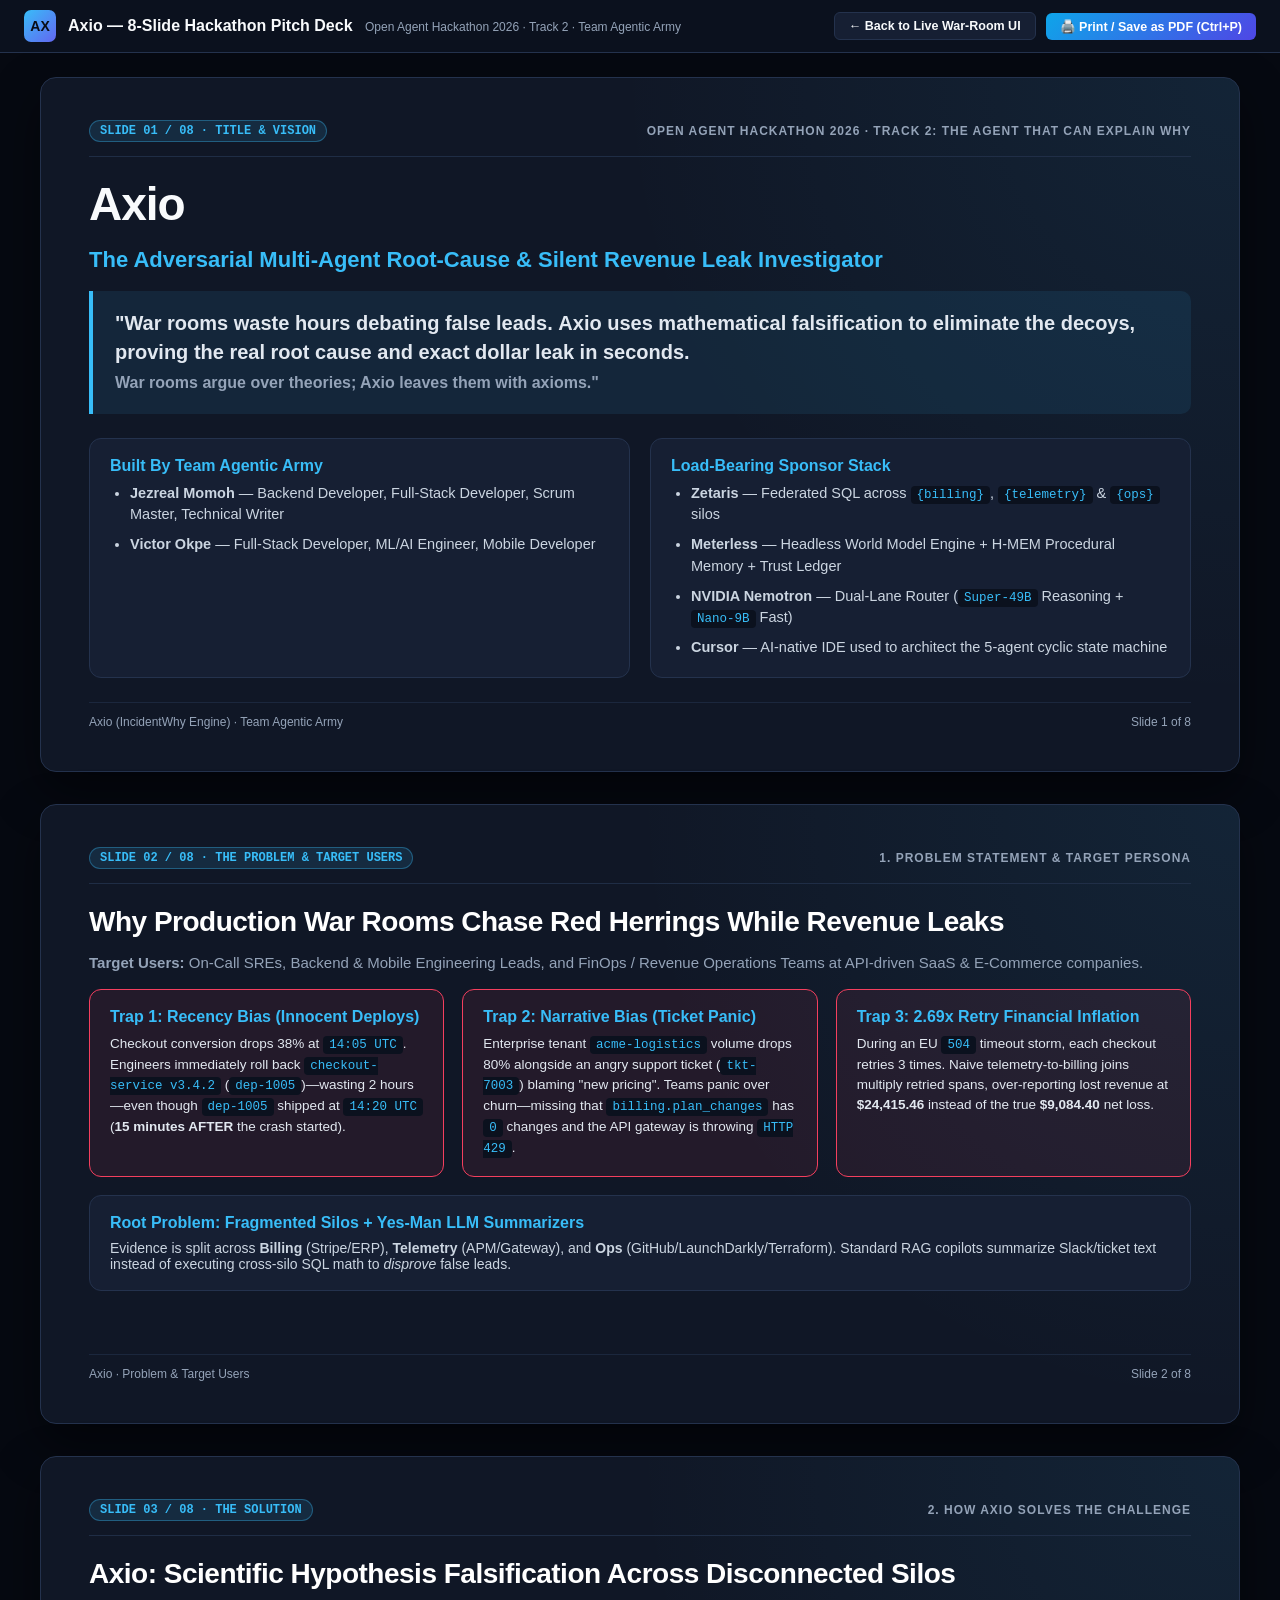
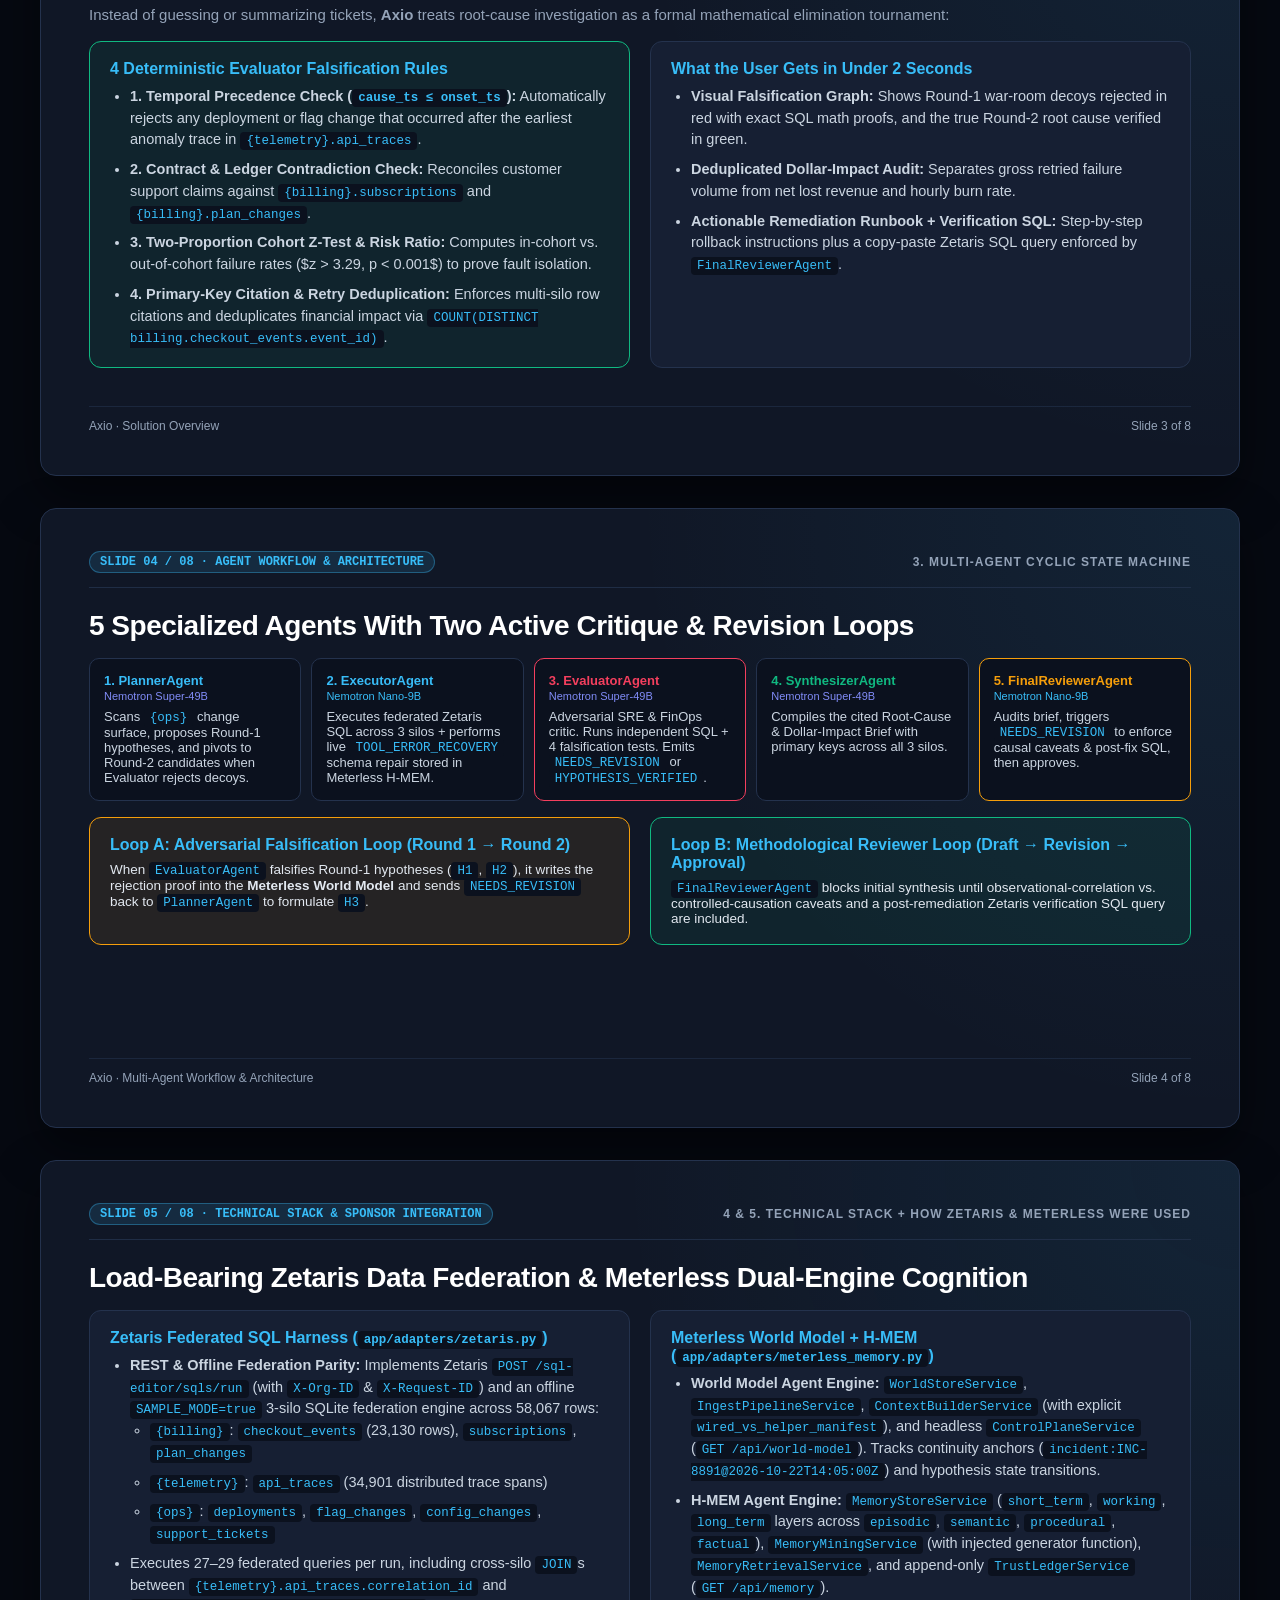
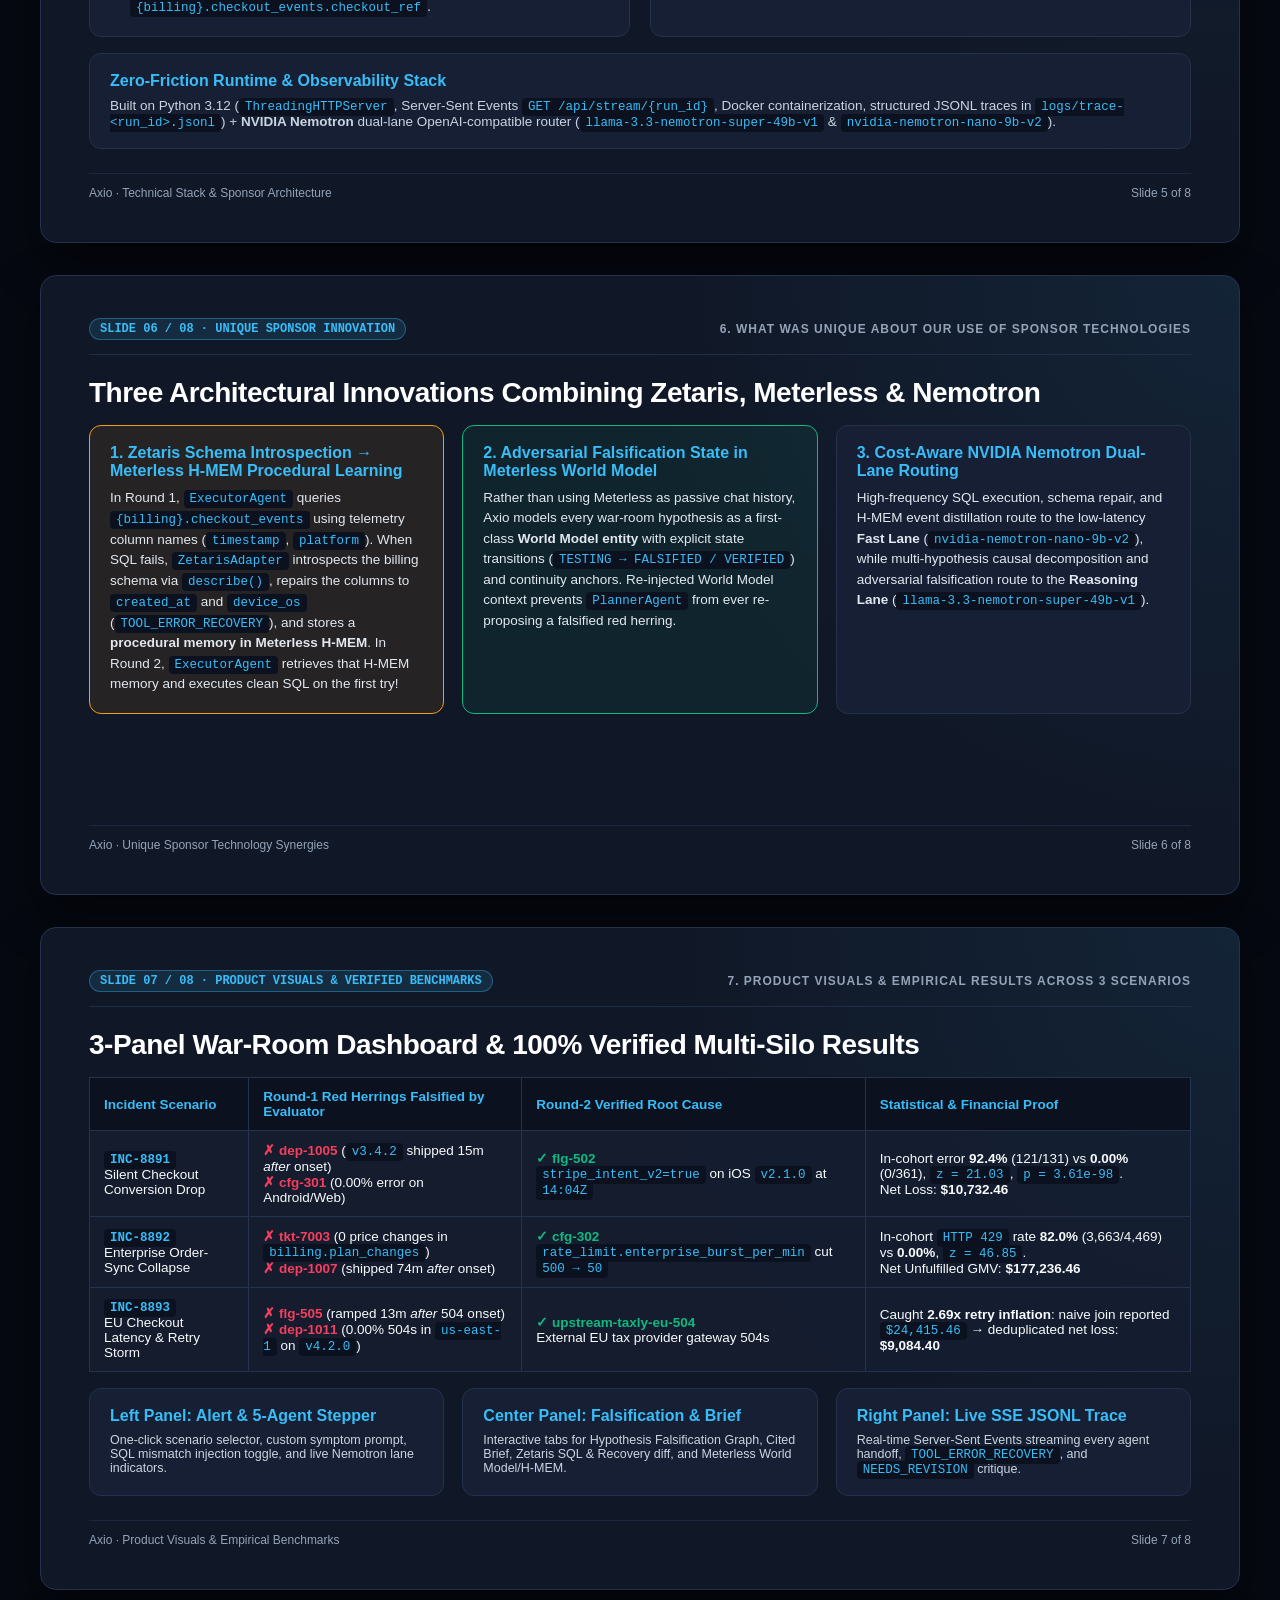
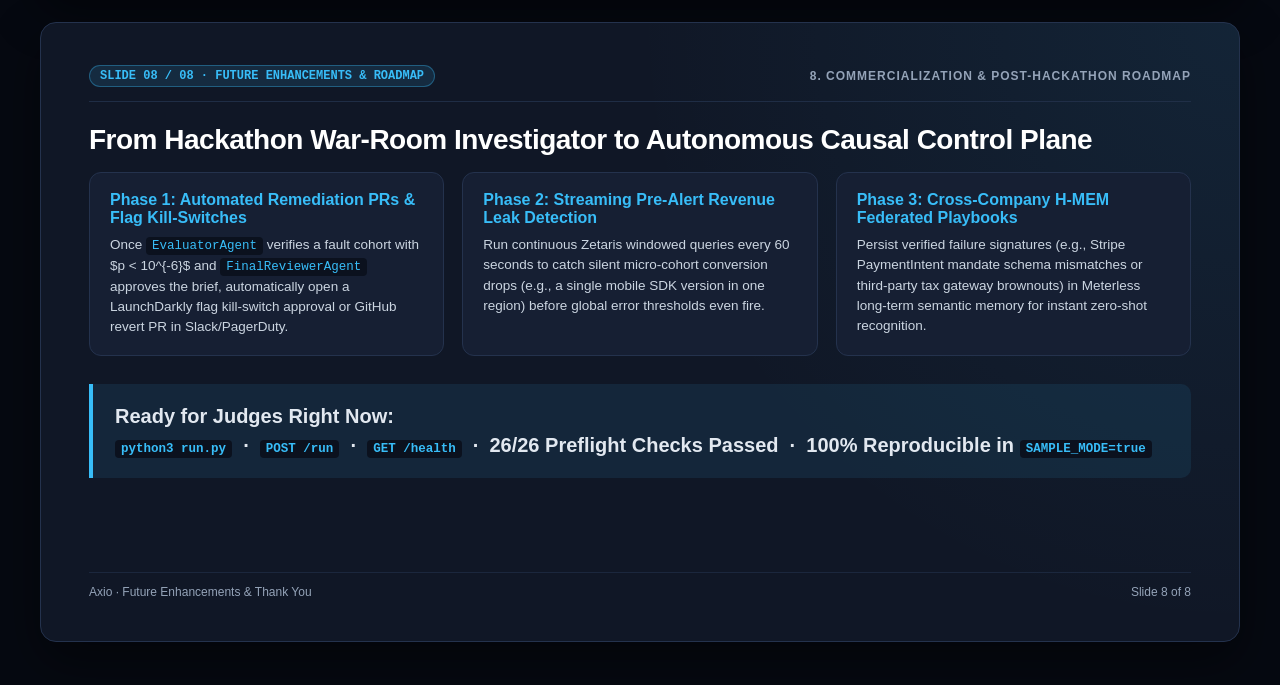
<file: web/slides.html>
<!DOCTYPE html>
<html lang="en">
<head>
  <meta charset="UTF-8" />
  <meta name="viewport" content="width=device-width, initial-scale=1.0" />
  <title>Axio — 8-Slide Hackathon Pitch Deck (Track 2: The Agent That Can Explain Why)</title>
  <style>
    :root {
      --bg: #090d16;
      --panel: #101726;
      --card: #161f33;
      --border: #24324d;
      --text: #f8fafc;
      --muted: #94a3b8;
      --blue: #38bdf8;
      --indigo: #818cf8;
      --emerald: #10b981;
      --rose: #f43f5e;
      --amber: #f59e0b;
      --sans: -apple-system, BlinkMacSystemFont, "Inter", "Segoe UI", Roboto, sans-serif;
      --mono: "JetBrains Mono", "Fira Code", Consolas, monospace;
    }

    * { box-sizing: border-box; margin: 0; padding: 0; }

    body {
      background: #060911;
      color: var(--text);
      font-family: var(--sans);
      min-height: 100vh;
      display: flex;
      flex-direction: column;
    }

    /* Top Control Bar (hidden when printing to PDF) */
    .deck-toolbar {
      display: flex;
      align-items: center;
      justify-content: space-between;
      padding: 10px 24px;
      background: #0b111e;
      border-bottom: 1px solid var(--border);
      position: sticky;
      top: 0;
      z-index: 50;
    }

    .toolbar-left {
      display: flex;
      align-items: center;
      gap: 12px;
    }

    .logo-badge {
      width: 32px;
      height: 32px;
      border-radius: 7px;
      background: linear-gradient(135deg, var(--blue), #6366f1);
      color: #090d16;
      font-weight: 900;
      display: flex;
      align-items: center;
      justify-content: center;
      font-size: 14px;
    }

    .toolbar-actions {
      display: flex;
      align-items: center;
      gap: 10px;
    }

    .btn {
      background: var(--card);
      color: var(--text);
      border: 1px solid var(--border);
      padding: 6px 14px;
      border-radius: 6px;
      font-size: 12.5px;
      font-weight: 600;
      cursor: pointer;
      text-decoration: none;
    }

    .btn:hover { border-color: var(--blue); color: var(--blue); }

    .btn-pdf {
      background: linear-gradient(135deg, #0ea5e9, #4f46e5);
      border: none;
      color: #fff;
    }

    .btn-pdf:hover { color: #fff; opacity: 0.92; }

    /* Slides Viewport */
    .slides-wrapper {
      max-width: 1240px;
      width: 100%;
      margin: 24px auto 48px;
      padding: 0 20px;
      display: flex;
      flex-direction: column;
      gap: 32px;
    }

    .slide {
      background: radial-gradient(circle at top right, rgba(56, 189, 248, 0.08), transparent 45%), var(--panel);
      border: 1px solid var(--border);
      border-radius: 16px;
      padding: 42px 48px;
      min-height: 620px;
      display: flex;
      flex-direction: column;
      justify-content: space-between;
      position: relative;
      box-shadow: 0 20px 50px rgba(0, 0, 0, 0.45);
    }

    .slide-header {
      display: flex;
      justify-content: space-between;
      align-items: center;
      margin-bottom: 22px;
      border-bottom: 1px solid rgba(36, 50, 77, 0.8);
      padding-bottom: 14px;
    }

    .slide-num {
      font-family: var(--mono);
      font-size: 12px;
      color: var(--blue);
      background: rgba(56, 189, 248, 0.12);
      border: 1px solid rgba(56, 189, 248, 0.35);
      padding: 3px 10px;
      border-radius: 99px;
      font-weight: 700;
    }

    .slide-kicker {
      font-size: 12px;
      text-transform: uppercase;
      letter-spacing: 1px;
      color: var(--muted);
      font-weight: 700;
    }

    h1 {
      font-size: 46px;
      font-weight: 900;
      letter-spacing: -1px;
      line-height: 1.12;
      margin-bottom: 16px;
    }

    h2 {
      font-size: 28px;
      font-weight: 800;
      letter-spacing: -0.5px;
      margin-bottom: 16px;
      color: #fff;
    }

    h3 {
      font-size: 16px;
      font-weight: 700;
      margin-bottom: 8px;
      color: var(--blue);
    }

    .hook-quote {
      background: rgba(56, 189, 248, 0.09);
      border-left: 4px solid var(--blue);
      padding: 18px 22px;
      border-radius: 0 10px 10px 0;
      font-size: 20px;
      font-weight: 600;
      color: #e2e8f0;
      margin: 18px 0;
      line-height: 1.45;
    }

    .grid-2 {
      display: grid;
      grid-template-columns: 1fr 1fr;
      gap: 20px;
    }

    .grid-3 {
      display: grid;
      grid-template-columns: repeat(3, 1fr);
      gap: 18px;
    }

    .card {
      background: var(--card);
      border: 1px solid var(--border);
      border-radius: 12px;
      padding: 18px 20px;
    }

    .card-emerald {
      border-color: var(--emerald);
      background: rgba(16, 185, 129, 0.08);
    }

    .card-rose {
      border-color: var(--rose);
      background: rgba(244, 63, 94, 0.08);
    }

    .card-amber {
      border-color: var(--amber);
      background: rgba(245, 158, 11, 0.09);
    }

    ul {
      padding-left: 20px;
      display: flex;
      flex-direction: column;
      gap: 8px;
      color: #cbd5e1;
      font-size: 14.5px;
      line-height: 1.5;
    }

    code {
      font-family: var(--mono);
      font-size: 12.5px;
      color: var(--blue);
      background: #0b111e;
      padding: 2px 6px;
      border-radius: 4px;
    }

    table {
      width: 100%;
      border-collapse: collapse;
      margin-top: 10px;
      font-size: 13.5px;
    }

    th, td {
      border: 1px solid var(--border);
      padding: 11px 14px;
      text-align: left;
    }

    th {
      background: #0b111e;
      color: var(--blue);
      font-weight: 700;
    }

    td { background: rgba(22, 31, 51, 0.7); }

    .slide-footer {
      display: flex;
      justify-content: space-between;
      align-items: center;
      margin-top: 24px;
      padding-top: 12px;
      border-top: 1px solid rgba(36, 50, 77, 0.6);
      font-size: 12px;
      color: var(--muted);
    }

    .flow-diagram {
      display: flex;
      align-items: stretch;
      justify-content: space-between;
      gap: 10px;
      margin: 14px 0;
    }

    .flow-step {
      flex: 1;
      background: #0b111e;
      border: 1px solid var(--border);
      border-radius: 10px;
      padding: 14px;
      font-size: 13px;
    }

    @media print {
      @page { size: landscape; margin: 0.4in; }
      body { background: #090d16; -webkit-print-color-adjust: exact; print-color-adjust: exact; }
      .deck-toolbar { display: none !important; }
      .slides-wrapper { margin: 0; padding: 0; max-width: none; gap: 0; }
      .slide { page-break-after: always; break-after: page; min-height: 92vh; margin-bottom: 0; box-shadow: none; }
    }
  </style>
</head>
<body>
  <div class="deck-toolbar">
    <div class="toolbar-left">
      <div class="logo-badge">AX</div>
      <div>
        <strong>Axio — 8-Slide Hackathon Pitch Deck</strong>
        <span style="color:var(--muted);font-size:12px;margin-left:8px;">Open Agent Hackathon 2026 · Track 2 · Team Agentic Army</span>
      </div>
    </div>
    <div class="toolbar-actions">
      <a href="/" class="btn">← Back to Live War-Room UI</a>
      <button class="btn btn-pdf" onclick="window.print()">🖨️ Print / Save as PDF (Ctrl+P)</button>
    </div>
  </div>

  <div class="slides-wrapper">
    <!-- SLIDE 1: Title & Hook -->
    <section class="slide">
      <div>
        <div class="slide-header">
          <span class="slide-num">SLIDE 01 / 08 · TITLE &amp; VISION</span>
          <span class="slide-kicker">Open Agent Hackathon 2026 · Track 2: The Agent That Can Explain Why</span>
        </div>
        <h1>Axio</h1>
        <p style="font-size:22px;color:var(--blue);font-weight:700;margin-bottom:14px;">
          The Adversarial Multi-Agent Root-Cause &amp; Silent Revenue Leak Investigator
        </p>
        <div class="hook-quote">
          "War rooms waste hours debating false leads. <strong>Axio</strong> uses mathematical falsification to eliminate the decoys, proving the real root cause and exact dollar leak in seconds.<br/>
          <span style="font-size:16px;color:var(--muted);">War rooms argue over theories; Axio leaves them with axioms."</span>
        </div>

        <div class="grid-2" style="margin-top:24px;">
          <div class="card">
            <h3>Built By Team Agentic Army</h3>
            <ul>
              <li><strong>Jezreal Momoh</strong> — Backend Developer, Full-Stack Developer, Scrum Master, Technical Writer</li>
              <li><strong>Victor Okpe</strong> — Full-Stack Developer, ML/AI Engineer, Mobile Developer</li>
            </ul>
          </div>
          <div class="card">
            <h3>Load-Bearing Sponsor Stack</h3>
            <ul>
              <li><strong>Zetaris</strong> — Federated SQL across <code>{billing}</code>, <code>{telemetry}</code> &amp; <code>{ops}</code> silos</li>
              <li><strong>Meterless</strong> — Headless World Model Engine + H-MEM Procedural Memory + Trust Ledger</li>
              <li><strong>NVIDIA Nemotron</strong> — Dual-Lane Router (<code>Super-49B</code> Reasoning + <code>Nano-9B</code> Fast)</li>
              <li><strong>Cursor</strong> — AI-native IDE used to architect the 5-agent cyclic state machine</li>
            </ul>
          </div>
        </div>
      </div>
      <div class="slide-footer">
        <span>Axio (IncidentWhy Engine) · Team Agentic Army</span>
        <span>Slide 1 of 8</span>
      </div>
    </section>

    <!-- SLIDE 2: Problem & Target Users -->
    <section class="slide">
      <div>
        <div class="slide-header">
          <span class="slide-num">SLIDE 02 / 08 · THE PROBLEM &amp; TARGET USERS</span>
          <span class="slide-kicker">1. Problem Statement &amp; Target Persona</span>
        </div>
        <h2>Why Production War Rooms Chase Red Herrings While Revenue Leaks</h2>
        <p style="color:var(--muted);font-size:15px;margin-bottom:18px;">
          <strong>Target Users:</strong> On-Call SREs, Backend &amp; Mobile Engineering Leads, and FinOps / Revenue Operations Teams at API-driven SaaS &amp; E-Commerce companies.
        </p>

        <div class="grid-3">
          <div class="card card-rose">
            <h3>Trap 1: Recency Bias (Innocent Deploys)</h3>
            <p style="font-size:13.5px;color:#e2e8f0;line-height:1.5;">
              Checkout conversion drops 38% at <code>14:05 UTC</code>. Engineers immediately roll back <code>checkout-service v3.4.2</code> (<code>dep-1005</code>)—wasting 2 hours—even though <code>dep-1005</code> shipped at <code>14:20 UTC</code> (<strong>15 minutes AFTER</strong> the crash started).
            </p>
          </div>
          <div class="card card-rose">
            <h3>Trap 2: Narrative Bias (Ticket Panic)</h3>
            <p style="font-size:13.5px;color:#e2e8f0;line-height:1.5;">
              Enterprise tenant <code>acme-logistics</code> volume drops 80% alongside an angry support ticket (<code>tkt-7003</code>) blaming "new pricing". Teams panic over churn—missing that <code>billing.plan_changes</code> has <code>0</code> changes and the API gateway is throwing <code>HTTP 429</code>.
            </p>
          </div>
          <div class="card card-rose">
            <h3>Trap 3: 2.69x Retry Financial Inflation</h3>
            <p style="font-size:13.5px;color:#e2e8f0;line-height:1.5;">
              During an EU <code>504</code> timeout storm, each checkout retries 3 times. Naive telemetry-to-billing joins multiply retried spans, over-reporting lost revenue at <strong>$24,415.46</strong> instead of the true <strong>$9,084.40</strong> net loss.
            </p>
          </div>
        </div>

        <div class="card" style="margin-top:18px;">
          <h3>Root Problem: Fragmented Silos + Yes-Man LLM Summarizers</h3>
          <p style="font-size:14px;color:#cbd5e1;">
            Evidence is split across <strong>Billing</strong> (Stripe/ERP), <strong>Telemetry</strong> (APM/Gateway), and <strong>Ops</strong> (GitHub/LaunchDarkly/Terraform). Standard RAG copilots summarize Slack/ticket text instead of executing cross-silo SQL math to <em>disprove</em> false leads.
          </p>
        </div>
      </div>
      <div class="slide-footer">
        <span>Axio · Problem &amp; Target Users</span>
        <span>Slide 2 of 8</span>
      </div>
    </section>

    <!-- SLIDE 3: The Solution -->
    <section class="slide">
      <div>
        <div class="slide-header">
          <span class="slide-num">SLIDE 03 / 08 · THE SOLUTION</span>
          <span class="slide-kicker">2. How Axio Solves the Challenge</span>
        </div>
        <h2>Axio: Scientific Hypothesis Falsification Across Disconnected Silos</h2>
        <p style="color:var(--muted);font-size:15px;margin-bottom:18px;">
          Instead of guessing or summarizing tickets, <strong>Axio</strong> treats root-cause investigation as a formal mathematical elimination tournament:
        </p>

        <div class="grid-2">
          <div class="card card-emerald">
            <h3>4 Deterministic Evaluator Falsification Rules</h3>
            <ul>
              <li><strong>1. Temporal Precedence Check (<code>cause_ts &le; onset_ts</code>):</strong> Automatically rejects any deployment or flag change that occurred after the earliest anomaly trace in <code>{telemetry}.api_traces</code>.</li>
              <li><strong>2. Contract &amp; Ledger Contradiction Check:</strong> Reconciles customer support claims against <code>{billing}.subscriptions</code> and <code>{billing}.plan_changes</code>.</li>
              <li><strong>3. Two-Proportion Cohort Z-Test &amp; Risk Ratio:</strong> Computes in-cohort vs. out-of-cohort failure rates ($z > 3.29, p < 0.001$) to prove fault isolation.</li>
              <li><strong>4. Primary-Key Citation &amp; Retry Deduplication:</strong> Enforces multi-silo row citations and deduplicates financial impact via <code>COUNT(DISTINCT billing.checkout_events.event_id)</code>.</li>
            </ul>
          </div>
          <div class="card">
            <h3>What the User Gets in Under 2 Seconds</h3>
            <ul>
              <li><strong>Visual Falsification Graph:</strong> Shows Round-1 war-room decoys rejected in red with exact SQL math proofs, and the true Round-2 root cause verified in green.</li>
              <li><strong>Deduplicated Dollar-Impact Audit:</strong> Separates gross retried failure volume from net lost revenue and hourly burn rate.</li>
              <li><strong>Actionable Remediation Runbook + Verification SQL:</strong> Step-by-step rollback instructions plus a copy-paste Zetaris SQL query enforced by <code>FinalReviewerAgent</code>.</li>
            </ul>
          </div>
        </div>
      </div>
      <div class="slide-footer">
        <span>Axio · Solution Overview</span>
        <span>Slide 3 of 8</span>
      </div>
    </section>

    <!-- SLIDE 4: Agent Workflow & Architecture -->
    <section class="slide">
      <div>
        <div class="slide-header">
          <span class="slide-num">SLIDE 04 / 08 · AGENT WORKFLOW &amp; ARCHITECTURE</span>
          <span class="slide-kicker">3. Multi-Agent Cyclic State Machine</span>
        </div>
        <h2>5 Specialized Agents With Two Active Critique &amp; Revision Loops</h2>

        <div class="flow-diagram">
          <div class="flow-step">
            <strong style="color:var(--blue);">1. PlannerAgent</strong><br/>
            <span style="font-size:11px;color:var(--indigo);">Nemotron Super-49B</span>
            <p style="margin-top:6px;color:#cbd5e1;">Scans <code>{ops}</code> change surface, proposes Round-1 hypotheses, and pivots to Round-2 candidates when Evaluator rejects decoys.</p>
          </div>
          <div class="flow-step">
            <strong style="color:var(--blue);">2. ExecutorAgent</strong><br/>
            <span style="font-size:11px;color:var(--blue);">Nemotron Nano-9B</span>
            <p style="margin-top:6px;color:#cbd5e1;">Executes federated Zetaris SQL across 3 silos + performs live <code>TOOL_ERROR_RECOVERY</code> schema repair stored in Meterless H-MEM.</p>
          </div>
          <div class="flow-step" style="border-color:var(--rose);">
            <strong style="color:var(--rose);">3. EvaluatorAgent</strong><br/>
            <span style="font-size:11px;color:var(--indigo);">Nemotron Super-49B</span>
            <p style="margin-top:6px;color:#cbd5e1;">Adversarial SRE &amp; FinOps critic. Runs independent SQL + 4 falsification tests. Emits <code>NEEDS_REVISION</code> or <code>HYPOTHESIS_VERIFIED</code>.</p>
          </div>
          <div class="flow-step">
            <strong style="color:var(--emerald);">4. SynthesizerAgent</strong><br/>
            <span style="font-size:11px;color:var(--indigo);">Nemotron Super-49B</span>
            <p style="margin-top:6px;color:#cbd5e1;">Compiles the cited Root-Cause &amp; Dollar-Impact Brief with primary keys across all 3 silos.</p>
          </div>
          <div class="flow-step" style="border-color:var(--amber);">
            <strong style="color:var(--amber);">5. FinalReviewerAgent</strong><br/>
            <span style="font-size:11px;color:var(--blue);">Nemotron Nano-9B</span>
            <p style="margin-top:6px;color:#cbd5e1;">Audits brief, triggers <code>NEEDS_REVISION</code> to enforce causal caveats &amp; post-fix SQL, then approves.</p>
          </div>
        </div>

        <div class="grid-2" style="margin-top:16px;">
          <div class="card card-amber">
            <h3>Loop A: Adversarial Falsification Loop (Round 1 &rarr; Round 2)</h3>
            <p style="font-size:13.5px;color:#e2e8f0;">
              When <code>EvaluatorAgent</code> falsifies Round-1 hypotheses (<code>H1</code>, <code>H2</code>), it writes the rejection proof into the <strong>Meterless World Model</strong> and sends <code>NEEDS_REVISION</code> back to <code>PlannerAgent</code> to formulate <code>H3</code>.
            </p>
          </div>
          <div class="card card-emerald">
            <h3>Loop B: Methodological Reviewer Loop (Draft &rarr; Revision &rarr; Approval)</h3>
            <p style="font-size:13.5px;color:#e2e8f0;">
              <code>FinalReviewerAgent</code> blocks initial synthesis until observational-correlation vs. controlled-causation caveats and a post-remediation Zetaris verification SQL query are included.
            </p>
          </div>
        </div>
      </div>
      <div class="slide-footer">
        <span>Axio · Multi-Agent Workflow &amp; Architecture</span>
        <span>Slide 4 of 8</span>
      </div>
    </section>

    <!-- SLIDE 5: Technical Stack & How Zetaris + Meterless Were Used -->
    <section class="slide">
      <div>
        <div class="slide-header">
          <span class="slide-num">SLIDE 05 / 08 · TECHNICAL STACK &amp; SPONSOR INTEGRATION</span>
          <span class="slide-kicker">4 &amp; 5. Technical Stack + How Zetaris &amp; Meterless Were Used</span>
        </div>
        <h2>Load-Bearing Zetaris Data Federation &amp; Meterless Dual-Engine Cognition</h2>

        <div class="grid-2">
          <div class="card">
            <h3>Zetaris Federated SQL Harness (<code>app/adapters/zetaris.py</code>)</h3>
            <ul>
              <li><strong>REST &amp; Offline Federation Parity:</strong> Implements Zetaris <code>POST /sql-editor/sqls/run</code> (with <code>X-Org-ID</code> &amp; <code>X-Request-ID</code>) and an offline <code>SAMPLE_MODE=true</code> 3-silo SQLite federation engine across 58,067 rows:
                <ul>
                  <li><code>{billing}</code>: <code>checkout_events</code> (23,130 rows), <code>subscriptions</code>, <code>plan_changes</code></li>
                  <li><code>{telemetry}</code>: <code>api_traces</code> (34,901 distributed trace spans)</li>
                  <li><code>{ops}</code>: <code>deployments</code>, <code>flag_changes</code>, <code>config_changes</code>, <code>support_tickets</code></li>
                </ul>
              </li>
              <li>Executes 27–29 federated queries per run, including cross-silo <code>JOIN</code>s between <code>{telemetry}.api_traces.correlation_id</code> and <code>{billing}.checkout_events.checkout_ref</code>.</li>
            </ul>
          </div>

          <div class="card">
            <h3>Meterless World Model + H-MEM (<code>app/adapters/meterless_memory.py</code>)</h3>
            <ul>
              <li><strong>World Model Agent Engine:</strong> <code>WorldStoreService</code>, <code>IngestPipelineService</code>, <code>ContextBuilderService</code> (with explicit <code>wired_vs_helper_manifest</code>), and headless <code>ControlPlaneService</code> (<code>GET /api/world-model</code>). Tracks continuity anchors (<code>incident:INC-8891@2026-10-22T14:05:00Z</code>) and hypothesis state transitions.</li>
              <li><strong>H-MEM Agent Engine:</strong> <code>MemoryStoreService</code> (<code>short_term</code>, <code>working</code>, <code>long_term</code> layers across <code>episodic</code>, <code>semantic</code>, <code>procedural</code>, <code>factual</code>), <code>MemoryMiningService</code> (with injected generator function), <code>MemoryRetrievalService</code>, and append-only <code>TrustLedgerService</code> (<code>GET /api/memory</code>).</li>
            </ul>
          </div>
        </div>

        <div class="card" style="margin-top:16px;">
          <h3>Zero-Friction Runtime &amp; Observability Stack</h3>
          <p style="font-size:13.5px;color:#cbd5e1;">
            Built on Python 3.12 (<code>ThreadingHTTPServer</code>, Server-Sent Events <code>GET /api/stream/{run_id}</code>, Docker containerization, structured JSONL traces in <code>logs/trace-&lt;run_id&gt;.jsonl</code>) + <strong>NVIDIA Nemotron</strong> dual-lane OpenAI-compatible router (<code>llama-3.3-nemotron-super-49b-v1</code> &amp; <code>nvidia-nemotron-nano-9b-v2</code>).
          </p>
        </div>
      </div>
      <div class="slide-footer">
        <span>Axio · Technical Stack &amp; Sponsor Architecture</span>
        <span>Slide 5 of 8</span>
      </div>
    </section>

    <!-- SLIDE 6: What Was Unique About Sponsor Tech Usage -->
    <section class="slide">
      <div>
        <div class="slide-header">
          <span class="slide-num">SLIDE 06 / 08 · UNIQUE SPONSOR INNOVATION</span>
          <span class="slide-kicker">6. What Was Unique About Our Use of Sponsor Technologies</span>
        </div>
        <h2>Three Architectural Innovations Combining Zetaris, Meterless &amp; Nemotron</h2>

        <div class="grid-3">
          <div class="card card-amber">
            <h3>1. Zetaris Schema Introspection &rarr; Meterless H-MEM Procedural Learning</h3>
            <p style="font-size:13.5px;color:#e2e8f0;line-height:1.5;">
              In Round 1, <code>ExecutorAgent</code> queries <code>{billing}.checkout_events</code> using telemetry column names (<code>timestamp</code>, <code>platform</code>). When SQL fails, <code>ZetarisAdapter</code> introspects the billing schema via <code>describe()</code>, repairs the columns to <code>created_at</code> and <code>device_os</code> (<code>TOOL_ERROR_RECOVERY</code>), and stores a <strong>procedural memory in Meterless H-MEM</strong>. In Round 2, <code>ExecutorAgent</code> retrieves that H-MEM memory and executes clean SQL on the first try!
            </p>
          </div>

          <div class="card card-emerald">
            <h3>2. Adversarial Falsification State in Meterless World Model</h3>
            <p style="font-size:13.5px;color:#e2e8f0;line-height:1.5;">
              Rather than using Meterless as passive chat history, Axio models every war-room hypothesis as a first-class <strong>World Model entity</strong> with explicit state transitions (<code>TESTING &rarr; FALSIFIED / VERIFIED</code>) and continuity anchors. Re-injected World Model context prevents <code>PlannerAgent</code> from ever re-proposing a falsified red herring.
            </p>
          </div>

          <div class="card">
            <h3>3. Cost-Aware NVIDIA Nemotron Dual-Lane Routing</h3>
            <p style="font-size:13.5px;color:#e2e8f0;line-height:1.5;">
              High-frequency SQL execution, schema repair, and H-MEM event distillation route to the low-latency <strong>Fast Lane</strong> (<code>nvidia-nemotron-nano-9b-v2</code>), while multi-hypothesis causal decomposition and adversarial falsification route to the <strong>Reasoning Lane</strong> (<code>llama-3.3-nemotron-super-49b-v1</code>).
            </p>
          </div>
        </div>
      </div>
      <div class="slide-footer">
        <span>Axio · Unique Sponsor Technology Synergies</span>
        <span>Slide 6 of 8</span>
      </div>
    </section>

    <!-- SLIDE 7: Product Visuals & Verified Results -->
    <section class="slide">
      <div>
        <div class="slide-header">
          <span class="slide-num">SLIDE 07 / 08 · PRODUCT VISUALS &amp; VERIFIED BENCHMARKS</span>
          <span class="slide-kicker">7. Product Visuals &amp; Empirical Results Across 3 Scenarios</span>
        </div>
        <h2>3-Panel War-Room Dashboard &amp; 100% Verified Multi-Silo Results</h2>

        <table>
          <thead>
            <tr>
              <th>Incident Scenario</th>
              <th>Round-1 Red Herrings Falsified by Evaluator</th>
              <th>Round-2 Verified Root Cause</th>
              <th>Statistical &amp; Financial Proof</th>
            </tr>
          </thead>
          <tbody>
            <tr>
              <td><strong><code>INC-8891</code></strong><br/>Silent Checkout Conversion Drop</td>
              <td>
                <span style="color:var(--rose);font-weight:700;">✗ dep-1005</span> (<code>v3.4.2</code> shipped 15m <em>after</em> onset)<br/>
                <span style="color:var(--rose);font-weight:700;">✗ cfg-301</span> (0.00% error on Android/Web)
              </td>
              <td><span style="color:var(--emerald);font-weight:700;">✓ flg-502</span><br/><code>stripe_intent_v2=true</code> on iOS <code>v2.1.0</code> at <code>14:04Z</code></td>
              <td>In-cohort error <strong>92.4%</strong> (121/131) vs <strong>0.00%</strong> (0/361), <code>z = 21.03</code>, <code>p = 3.61e-98</code>.<br/>Net Loss: <strong>$10,732.46</strong></td>
            </tr>
            <tr>
              <td><strong><code>INC-8892</code></strong><br/>Enterprise Order-Sync Collapse</td>
              <td>
                <span style="color:var(--rose);font-weight:700;">✗ tkt-7003</span> (0 price changes in <code>billing.plan_changes</code>)<br/>
                <span style="color:var(--rose);font-weight:700;">✗ dep-1007</span> (shipped 74m <em>after</em> onset)
              </td>
              <td><span style="color:var(--emerald);font-weight:700;">✓ cfg-302</span><br/><code>rate_limit.enterprise_burst_per_min</code> cut <code>500 &rarr; 50</code></td>
              <td>In-cohort <code>HTTP 429</code> rate <strong>82.0%</strong> (3,663/4,469) vs <strong>0.00%</strong>, <code>z = 46.85</code>.<br/>Net Unfulfilled GMV: <strong>$177,236.46</strong></td>
            </tr>
            <tr>
              <td><strong><code>INC-8893</code></strong><br/>EU Checkout Latency &amp; Retry Storm</td>
              <td>
                <span style="color:var(--rose);font-weight:700;">✗ flg-505</span> (ramped 13m <em>after</em> 504 onset)<br/>
                <span style="color:var(--rose);font-weight:700;">✗ dep-1011</span> (0.00% 504s in <code>us-east-1</code> on <code>v4.2.0</code>)
              </td>
              <td><span style="color:var(--emerald);font-weight:700;">✓ upstream-taxly-eu-504</span><br/>External EU tax provider gateway 504s</td>
              <td>Caught <strong>2.69x retry inflation</strong>: naive join reported <code>$24,415.46</code> &rarr; deduplicated net loss: <strong>$9,084.40</strong></td>
            </tr>
          </tbody>
        </table>

        <div class="grid-3" style="margin-top:16px;">
          <div class="card">
            <h3>Left Panel: Alert &amp; 5-Agent Stepper</h3>
            <p style="font-size:12.5px;color:#cbd5e1;">One-click scenario selector, custom symptom prompt, SQL mismatch injection toggle, and live Nemotron lane indicators.</p>
          </div>
          <div class="card">
            <h3>Center Panel: Falsification &amp; Brief</h3>
            <p style="font-size:12.5px;color:#cbd5e1;">Interactive tabs for Hypothesis Falsification Graph, Cited Brief, Zetaris SQL &amp; Recovery diff, and Meterless World Model/H-MEM.</p>
          </div>
          <div class="card">
            <h3>Right Panel: Live SSE JSONL Trace</h3>
            <p style="font-size:12.5px;color:#cbd5e1;">Real-time Server-Sent Events streaming every agent handoff, <code>TOOL_ERROR_RECOVERY</code>, and <code>NEEDS_REVISION</code> critique.</p>
          </div>
        </div>
      </div>
      <div class="slide-footer">
        <span>Axio · Product Visuals &amp; Empirical Benchmarks</span>
        <span>Slide 7 of 8</span>
      </div>
    </section>

    <!-- SLIDE 8: Future Enhancements & Roadmap -->
    <section class="slide">
      <div>
        <div class="slide-header">
          <span class="slide-num">SLIDE 08 / 08 · FUTURE ENHANCEMENTS &amp; ROADMAP</span>
          <span class="slide-kicker">8. Commercialization &amp; Post-Hackathon Roadmap</span>
        </div>
        <h2>From Hackathon War-Room Investigator to Autonomous Causal Control Plane</h2>

        <div class="grid-3">
          <div class="card">
            <h3>Phase 1: Automated Remediation PRs &amp; Flag Kill-Switches</h3>
            <p style="font-size:13.5px;color:#cbd5e1;line-height:1.5;">
              Once <code>EvaluatorAgent</code> verifies a fault cohort with $p < 10^{-6}$ and <code>FinalReviewerAgent</code> approves the brief, automatically open a LaunchDarkly flag kill-switch approval or GitHub revert PR in Slack/PagerDuty.
            </p>
          </div>
          <div class="card">
            <h3>Phase 2: Streaming Pre-Alert Revenue Leak Detection</h3>
            <p style="font-size:13.5px;color:#cbd5e1;line-height:1.5;">
              Run continuous Zetaris windowed queries every 60 seconds to catch silent micro-cohort conversion drops (e.g., a single mobile SDK version in one region) before global error thresholds even fire.
            </p>
          </div>
          <div class="card">
            <h3>Phase 3: Cross-Company H-MEM Federated Playbooks</h3>
            <p style="font-size:13.5px;color:#cbd5e1;line-height:1.5;">
              Persist verified failure signatures (e.g., Stripe PaymentIntent mandate schema mismatches or third-party tax gateway brownouts) in Meterless long-term semantic memory for instant zero-shot recognition.
            </p>
          </div>
        </div>

        <div class="hook-quote" style="margin-top:28px;">
          <strong>Ready for Judges Right Now:</strong><br/>
          <code>python3 run.py</code> &nbsp;&middot;&nbsp; <code>POST /run</code> &nbsp;&middot;&nbsp; <code>GET /health</code> &nbsp;&middot;&nbsp; 26/26 Preflight Checks Passed &nbsp;&middot;&nbsp; 100% Reproducible in <code>SAMPLE_MODE=true</code>
        </div>
      </div>
      <div class="slide-footer">
        <span>Axio · Future Enhancements &amp; Thank You</span>
        <span>Slide 8 of 8</span>
      </div>
    </section>
  </div>
</body>
</html>
</file>
